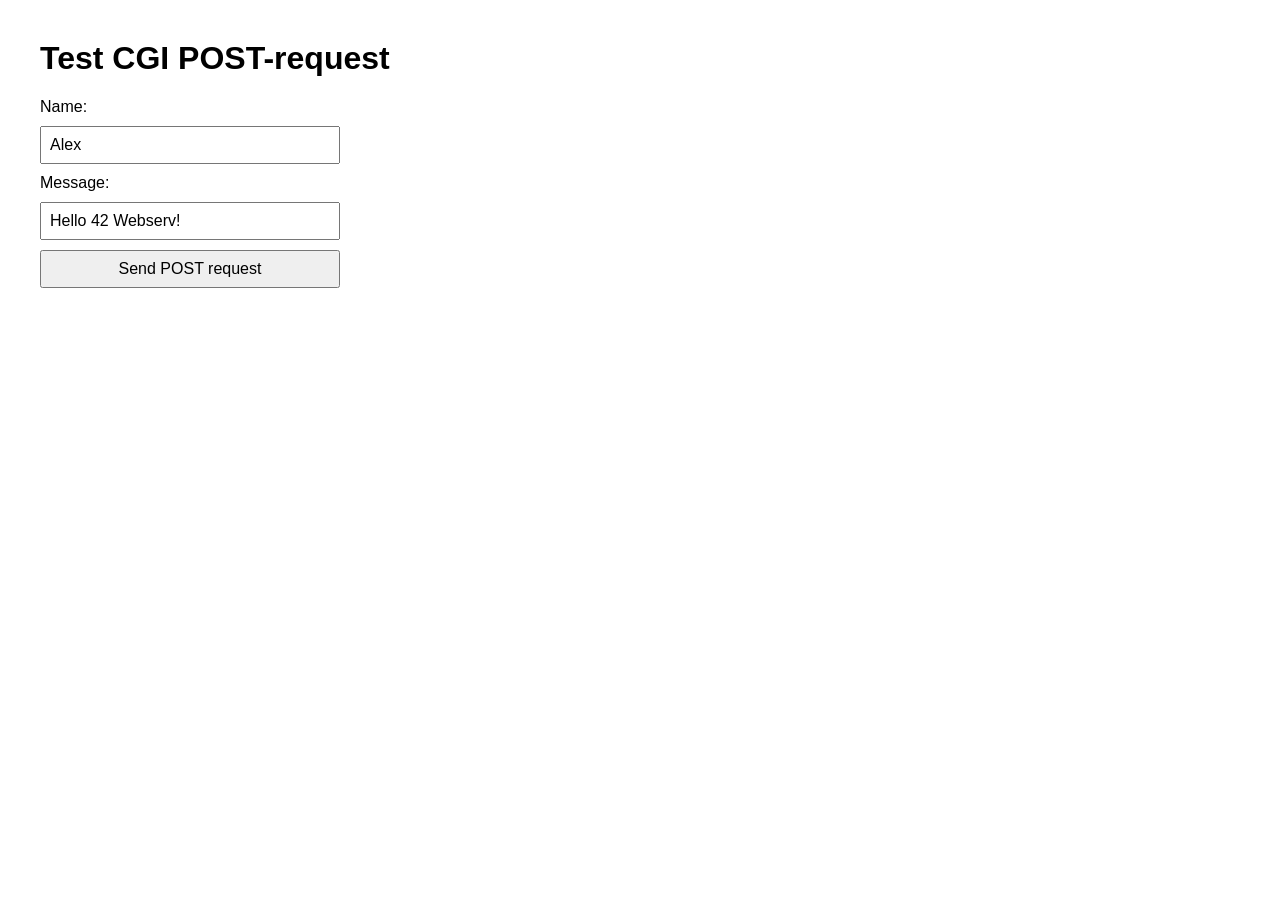
<file: www/cgi_test.html>
<!DOCTYPE html>
<html lang="uk">
<head>
    <meta charset="UTF-8">
    <title>CGI POST Test</title>
    <style>
        body { font-family: sans-serif; margin: 40px; }
        form { display: flex; flex-direction: column; width: 300px; gap: 10px; }
        input, button { padding: 8px; font-size: 16px; }
    </style>
</head>
<body>
    <h1>Test CGI POST-request</h1>

    <!-- Important: "action" refers to CGI script, and “method” is POST -->
    <form action="/cgi-bin/test.py" method="POST">
        <label for="username">Name:</label>
        <input type="text" id="username" name="username" value="Alex">

        <label for="message">Message:</label>
        <input type="text" id="message" name="message" value="Hello 42 Webserv!">

        <button type="submit">Send POST request</button>
    </form>
</body>
</html>
</file>
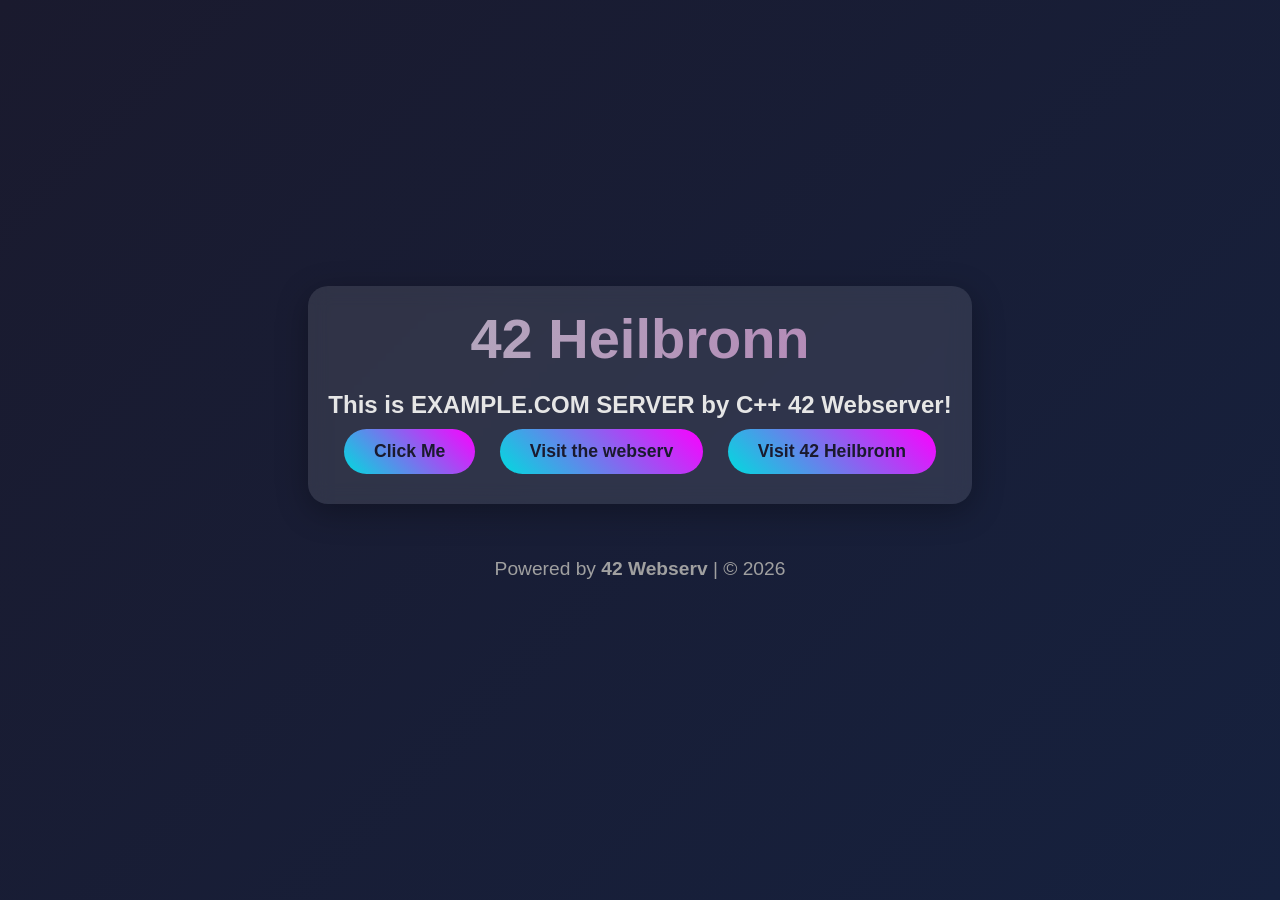
<file: www/index1.html>
<!DOCTYPE html>
<html lang="en">
<head>
    <meta charset="UTF-8">
    <meta name="viewport" content="width=device-width, initial-scale=1.0">
    <title>42 Webserv - Creative Homepage</title>
    <style>
        /* 全局样式 */
        * {
            margin: 0;
            padding: 0;
            box-sizing: border-box;
            font-family: 'Segoe UI', Tahoma, Geneva, Verdana, sans-serif;
        }

        body {
            background: linear-gradient(135deg, #1a1a2e, #16213e);
            color: #e6e6e6;
            min-height: 100vh;
            display: flex;
            flex-direction: column;
            align-items: center;
            justify-content: center;
            text-align: center;
            padding: 20px;
        }

        /* 标题样式 */
        h1 {
            font-size: 3.5rem;
            margin-bottom: 20px;
            background: linear-gradient(90deg, #b3afbf, #b582b6);
            -webkit-background-clip: text;
            background-clip: text;
            color: transparent;
            animation: glow 2s ease-in-out infinite alternate;
        }

        @keyframes glow {
            from {
                text-shadow: 0 0 5px #636469, 0 0 10px #fc00ff;
            }
            to {
                text-shadow: 0 0 10px #5e6065, 0 0 20px #fc00ff, 0 0 30px #fc00ff;
            }
        }

        /* 子标题样式 */
        p {
            font-size: 1.2rem;
            margin-bottom: 30px;
            max-width: 600px;
            line-height: 1.6;
        }

        /* 按钮样式 */
        .btn {
            display: inline-block;
            padding: 12px 30px;
            background: linear-gradient(45deg, #00dbde, #fc00ff);
            color: #1a1a2e;
            text-decoration: none;
            border-radius: 50px;
            font-weight: bold;
            font-size: 1.1rem;
            transition: all 0.3s ease;
            border: none;
            cursor: pointer;
            margin: 10px;
        }

        .btn:hover {
            transform: translateY(-5px);
            box-shadow: 0 10px 20px rgba(0, 219, 222, 0.3);
        }

        /* 42 Logo 样式 */
        .logo {
            font-size: 4rem;
            margin-bottom: 20px;
            color: #00dbde;
            text-shadow: 0 0 10px rgba(0, 219, 222, 0.5);
        }

        /* 容器样式 */
        .container {
            max-width: 800px;
            margin: 0 auto;
            padding: 20px;
            background: rgba(255, 255, 255, 0.1);
            border-radius: 20px;
            backdrop-filter: blur(10px);
            box-shadow: 0 8px 32px rgba(0, 0, 0, 0.3);
        }

        /* 页脚样式 */
        footer {
            margin-top: 50px;
            font-size: 0.9rem;
            color: #a0a0a0;
        }

        /* 响应式设计 */
        @media (max-width: 768px) {
            h1 {
                font-size: 2.5rem;
            }
            p {
                font-size: 1rem;
            }
            .logo {
                font-size: 3rem;
            }
        }
    </style>
</head>
<body>
    <div class="container">
        <h1>42 Heilbronn</h1>
        <h2>
            This is EXAMPLE.COM SERVER by C++ 42 Webserver!
        </h2>
        <div>
           <button class="btn" onclick="alert('Hello from 42 Heilbronn!')">Click Me</button>
            <button class="btn" onclick="window.location.href='https://github.com/jiyan-0525/42core_webserv'">Visit the webserv</button>
            <button class="btn" onclick="window.location.href='https://www.42heilbronn.de/en/'">Visit 42 Heilbronn</button>
        </div>
    </div>
    <footer>
        <p>Powered by <strong>42 Webserv</strong> | © 2026</p>
    </footer>
</body>
</html>
</file>
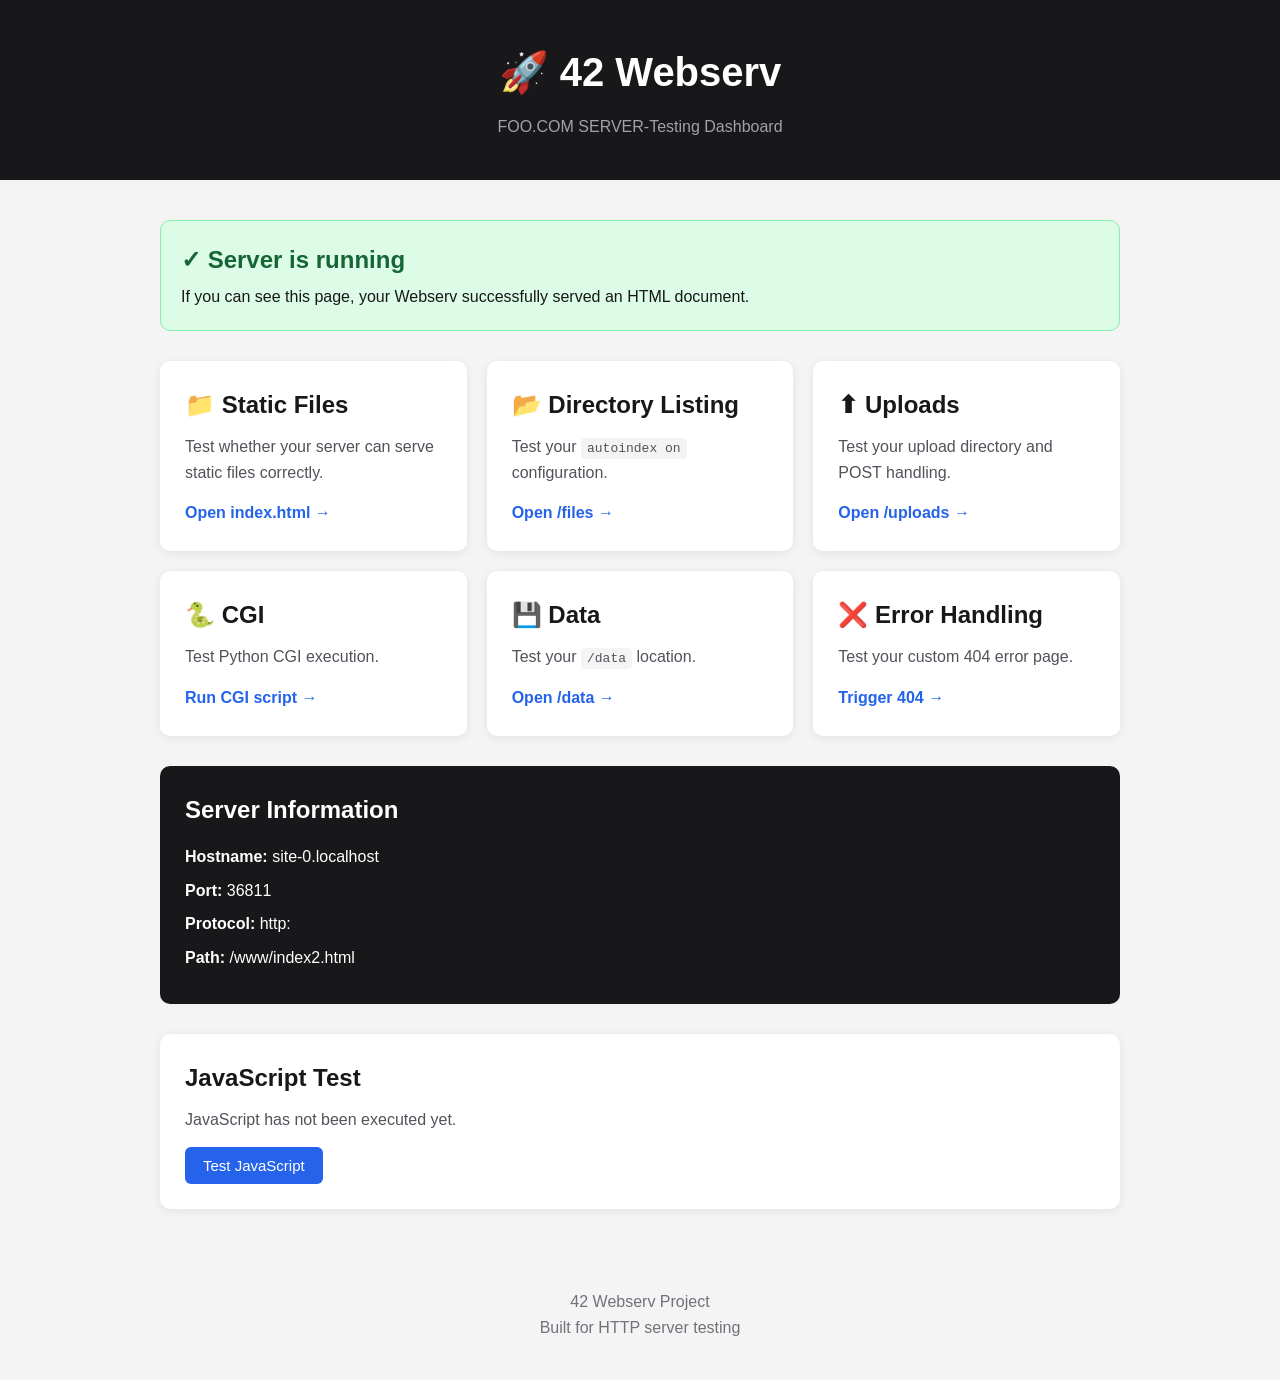
<file: www/index2.html>
<!-- <!DOCTYPE html>
<html lang="en">
</head>
<body>
    <h1>test3</h1>
</body>
</html> -->

<!DOCTYPE html>
<html lang="en">
<head>
    <meta charset="UTF-8">
    <meta name="viewport" content="width=device-width, initial-scale=1.0">

    <title>42 Webserv - Localhost</title>

    <style>
        * {
            box-sizing: border-box;
            margin: 0;
            padding: 0;
        }

        body {
            font-family: Arial, Helvetica, sans-serif;
            background: #f4f4f5;
            color: #18181b;
            line-height: 1.6;
        }

        header {
            background: #18181b;
            color: white;
            padding: 40px 20px;
            text-align: center;
        }

        header h1 {
            font-size: 2.5rem;
            margin-bottom: 10px;
        }

        header p {
            color: #a1a1aa;
        }

        .container {
            max-width: 1000px;
            margin: 40px auto;
            padding: 0 20px;
        }

        .status {
            background: #dcfce7;
            border: 1px solid #86efac;
            border-radius: 10px;
            padding: 20px;
            margin-bottom: 30px;
        }

        .status h2 {
            color: #166534;
            margin-bottom: 5px;
        }

        .grid {
            display: grid;
            grid-template-columns: repeat(auto-fit, minmax(280px, 1fr));
            gap: 20px;
        }

        .card {
            background: white;
            border-radius: 10px;
            padding: 25px;
            box-shadow: 0 2px 10px rgba(0, 0, 0, 0.08);
        }

        .card h2 {
            margin-bottom: 10px;
        }

        .card p {
            color: #52525b;
            margin-bottom: 15px;
        }

        a {
            color: #2563eb;
            text-decoration: none;
            font-weight: bold;
        }

        a:hover {
            text-decoration: underline;
        }

        code {
            background: #f4f4f5;
            padding: 3px 6px;
            border-radius: 4px;
            font-family: monospace;
        }

        .server-info {
            background: #18181b;
            color: white;
            border-radius: 10px;
            padding: 25px;
            margin-top: 30px;
        }

        .server-info h2 {
            margin-bottom: 15px;
        }

        .server-info p {
            margin: 8px 0;
        }

        footer {
            text-align: center;
            padding: 40px 20px;
            color: #71717a;
        }

        button {
            border: none;
            background: #2563eb;
            color: white;
            padding: 10px 18px;
            border-radius: 6px;
            cursor: pointer;
            font-size: 15px;
        }

        button:hover {
            background: #1d4ed8;
        }
    </style>
</head>

<body>

<header>
    <h1>🚀 42 Webserv</h1>
    <p>FOO.COM SERVER-Testing Dashboard</p>
</header>

<main class="container">

    <section class="status">
        <h2>✓ Server is running</h2>
        <p>If you can see this page, your Webserv successfully served an HTML document.</p>
    </section>

    <section class="grid">

        <div class="card">
            <h2>📁 Static Files</h2>
            <p>
                Test whether your server can serve static files correctly.
            </p>

            <a href="/index.html">
                Open index.html →
            </a>
        </div>

        <div class="card">
            <h2>📂 Directory Listing</h2>
            <p>
                Test your <code>autoindex on</code> configuration.
            </p>

            <a href="/files">
                Open /files →
            </a>
        </div>

        <div class="card">
            <h2>⬆ Uploads</h2>
            <p>
                Test your upload directory and POST handling.
            </p>

            <a href="/uploads">
                Open /uploads →
            </a>
        </div>

        <div class="card">
            <h2>🐍 CGI</h2>
            <p>
                Test Python CGI execution.
            </p>

            <a href="/cgi-bin/test.py">
                Run CGI script →
            </a>
        </div>

        <div class="card">
            <h2>💾 Data</h2>
            <p>
                Test your <code>/data</code> location.
            </p>

            <a href="/data">
                Open /data →
            </a>
        </div>

        <div class="card">
            <h2>❌ Error Handling</h2>
            <p>
                Test your custom 404 error page.
            </p>

            <a href="/this-page-does-not-exist">
                Trigger 404 →
            </a>
        </div>

    </section>

    <section class="server-info">
        <h2>Server Information</h2>

        <p>
            <strong>Hostname:</strong>
            <span id="hostname">Loading...</span>
        </p>

        <p>
            <strong>Port:</strong>
            <span id="port">Loading...</span>
        </p>

        <p>
            <strong>Protocol:</strong>
            <span id="protocol">Loading...</span>
        </p>

        <p>
            <strong>Path:</strong>
            <span id="path">Loading...</span>
        </p>
    </section>

    <section class="card" style="margin-top: 30px;">
        <h2>JavaScript Test</h2>

        <p id="js-result">
            JavaScript has not been executed yet.
        </p>

        <button onclick="testJavaScript()">
            Test JavaScript
        </button>
    </section>

</main>

<footer>
    <p>42 Webserv Project</p>
    <p>Built for HTTP server testing</p>
</footer>

<script>
    document.getElementById("hostname").textContent =
        window.location.hostname;

    document.getElementById("port").textContent =
        window.location.port || "80";

    document.getElementById("protocol").textContent =
        window.location.protocol;

    document.getElementById("path").textContent =
        window.location.pathname;

    function testJavaScript() {
        const sum = 2 + 2;
        document.getElementById("js-result").textContent =
            `2 + 2 = ${sum} ✓ JavaScript is working correctly!`;
    }
</script>

</body>
</html>
</file>
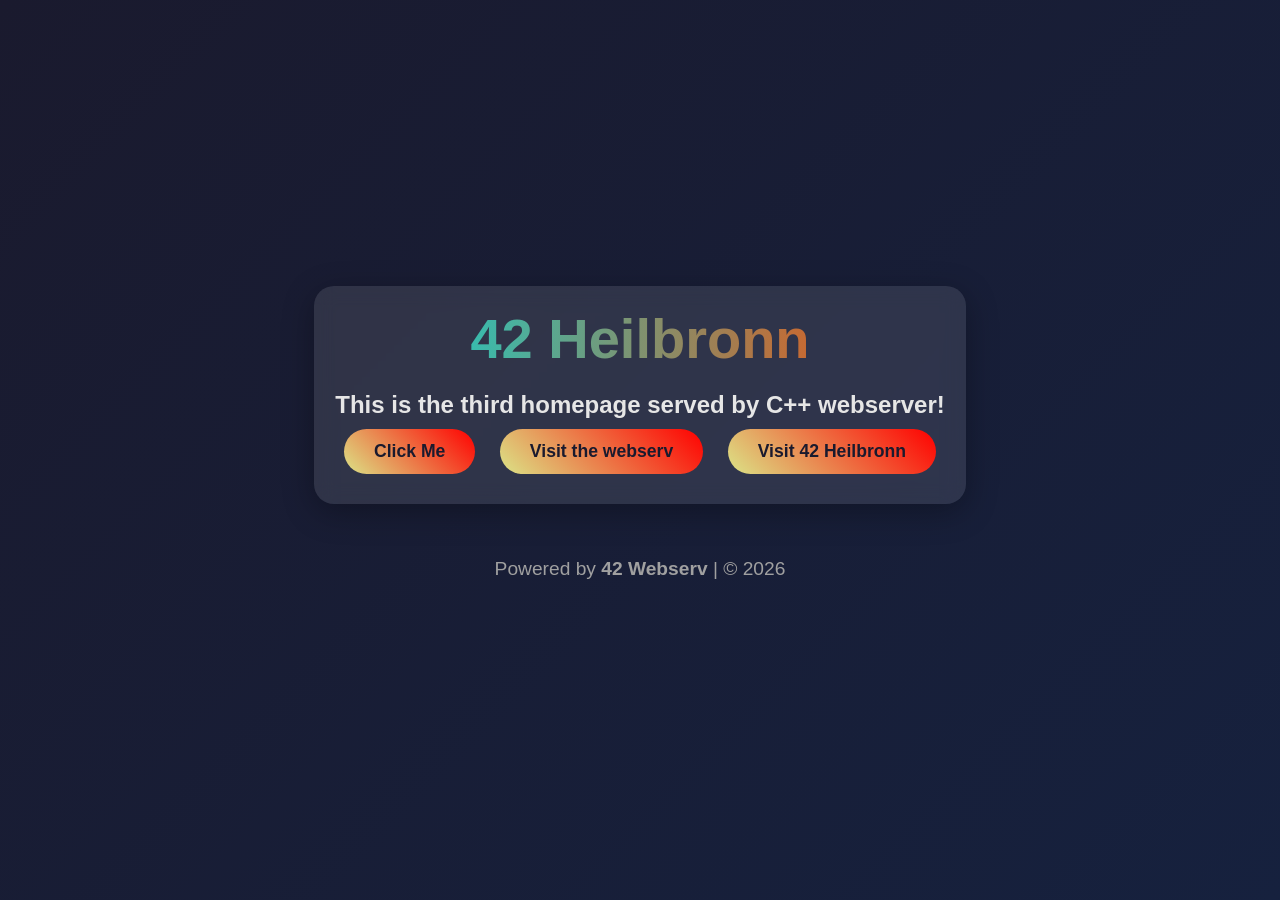
<file: www/staticWebsite/about.html>
<!DOCTYPE html>
<html lang="en">
<head>
    <meta charset="UTF-8">
    <meta name="viewport" content="width=device-width, initial-scale=1.0">
    <title>42 Webserv - Creative Homepage</title>
    <link rel="stylesheet" href="style.css">
</head>
<body>
    <div class="container">
        <h1>42 Heilbronn</h1>
        <h2>
            This is the third homepage served by C++ webserver!
        </h2>
        <div>
           <button class="btn" onclick="alert('Hello from 42 Heilbronn!')">Click Me</button>
            <button class="btn" onclick="window.location.href='https://github.com/jiyan-0525/42core_webserv'">Visit the webserv</button>
            <button class="btn" onclick="window.location.href='https://www.42heilbronn.de/en/'">Visit 42 Heilbronn</button>
        </div>
    </div>
    <footer>
        <p>Powered by <strong>42 Webserv</strong> | © 2026</p>
    </footer>
</body>
</html>
</file>
<file: www/staticWebsite/style.css>
/* 全局样式 */
        * {
            margin: 0;
            padding: 0;
            box-sizing: border-box;
            font-family: 'Segoe UI', Tahoma, Geneva, Verdana, sans-serif;
        }

        body {
            background: linear-gradient(135deg, #1a1a2e, #16213e);
            color: #e6e6e6;
            min-height: 100vh;
            display: flex;
            flex-direction: column;
            align-items: center;
            justify-content: center;
            text-align: center;
            padding: 20px;
        }

        /* 标题样式 */
        h1, a {
            font-size: 3.5rem;
            margin-bottom: 20px;
            background: linear-gradient(90deg, #00dbde, #ff4901);
            -webkit-background-clip: text;
            background-clip: text;
            color: transparent;
            animation: glow 2s ease-in-out infinite alternate;
        }

        @keyframes glow {
            from {
                text-shadow: 0 0 5px #00dbde, 0 0 10px #fc00ff;
            }
            to {
                text-shadow: 0 0 10px #00dbde, 0 0 20px #00ff37, 0 0 30px #0044ff;
            }
        }

        /* 子标题样式 */
        p {
            font-size: 1.2rem;
            margin-bottom: 30px;
            max-width: 600px;
            line-height: 1.6;
        }

        /* 按钮样式 */
        .btn {
            display: inline-block;
            padding: 12px 30px;
            background: linear-gradient(45deg, #dbe487, #ff0000);
            color: #1a1a2e;
            text-decoration: none;
            border-radius: 50px;
            font-weight: bold;
            font-size: 1.1rem;
            transition: all 0.3s ease;
            border: none;
            cursor: pointer;
            margin: 10px;
        }

        .btn:hover {
            transform: translateY(-5px);
            box-shadow: 0 10px 20px rgba(0, 219, 222, 0.3);
        }

        /* 42 Logo 样式 */
        .logo {
            font-size: 4rem;
            margin-bottom: 20px;
            color: #00dbde;
            text-shadow: 0 0 10px rgba(0, 219, 222, 0.5);
        }

        /* 容器样式 */
        .container {
            max-width: 800px;
            margin: 0 auto;
            padding: 20px;
            background: rgba(255, 255, 255, 0.1);
            border-radius: 20px;
            backdrop-filter: blur(10px);
            box-shadow: 0 8px 32px rgba(0, 0, 0, 0.3);
        }

        .result-msg {
            font-size: 0.95rem;
            color: #00dbde;
            margin-top: 10px;
            word-break: break-word;
        }

        input[type="text"] {
            font-size: 1rem;
        }

        iframe {
            width: 100%;
            height: 220px;
            border-radius: 10px;
            border: none;
            background: white;
            margin: 15px 0;
        }

        /* 页脚样式 */
        footer {
            margin-top: 50px;
            font-size: 0.9rem;
            color: #a0a0a0;
        }

        /* 响应式设计 */
        @media (max-width: 768px) {
            h1 {
                font-size: 2.5rem;
            }
            p {
                font-size: 1rem;
            }
            .logo {
                font-size: 3rem;
            }
        }
</file>
